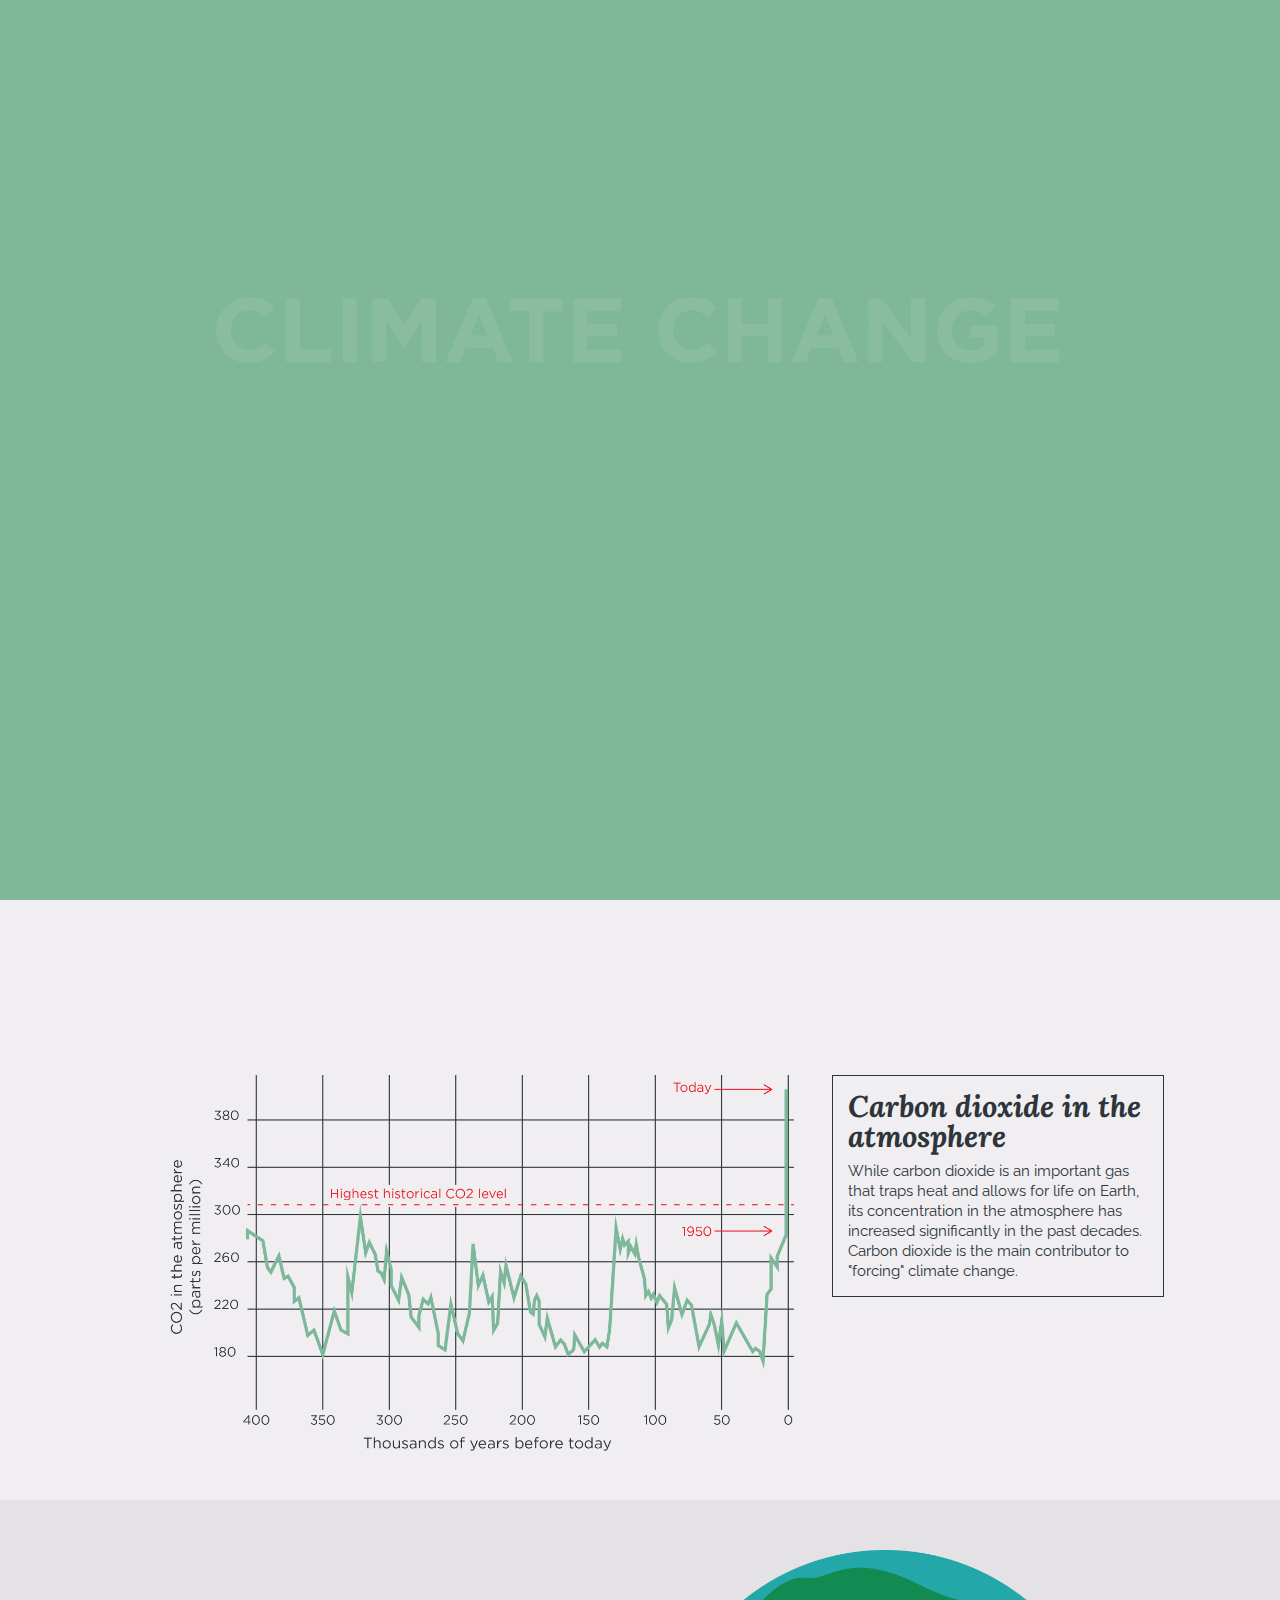
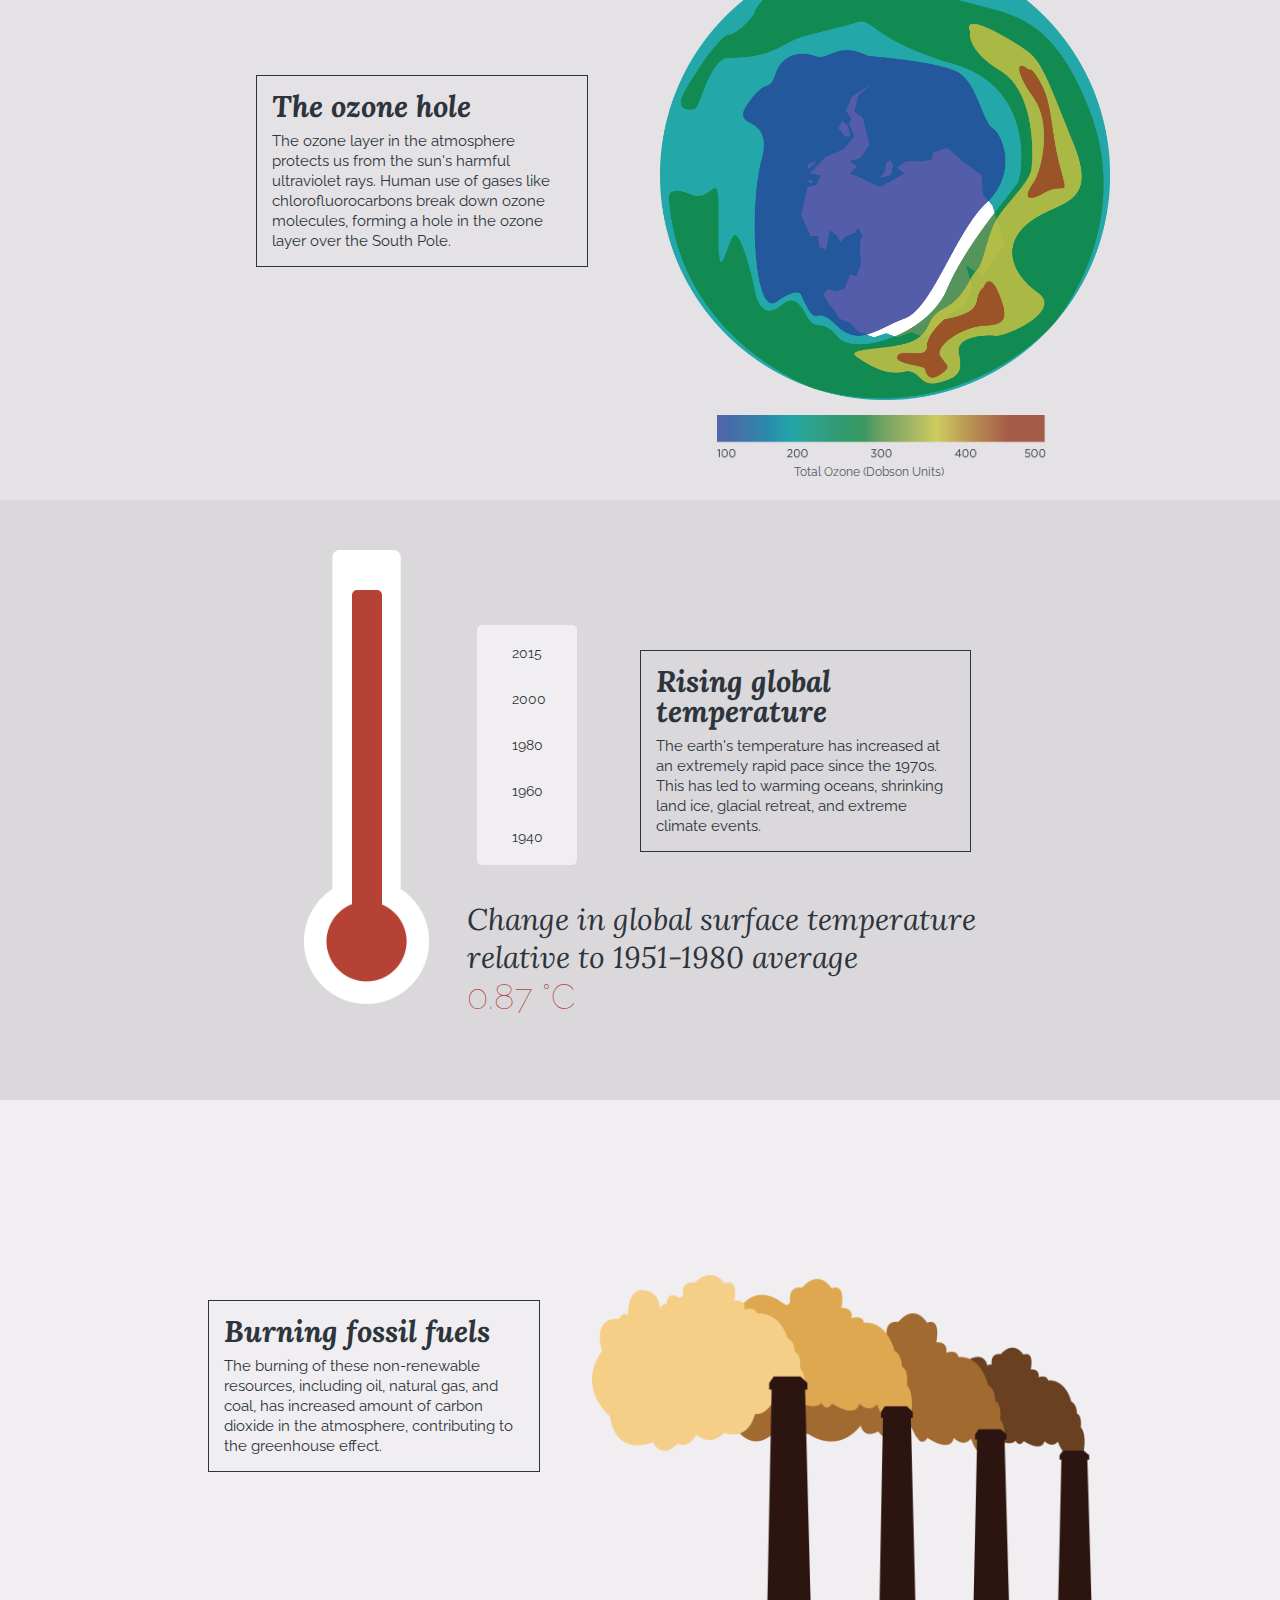
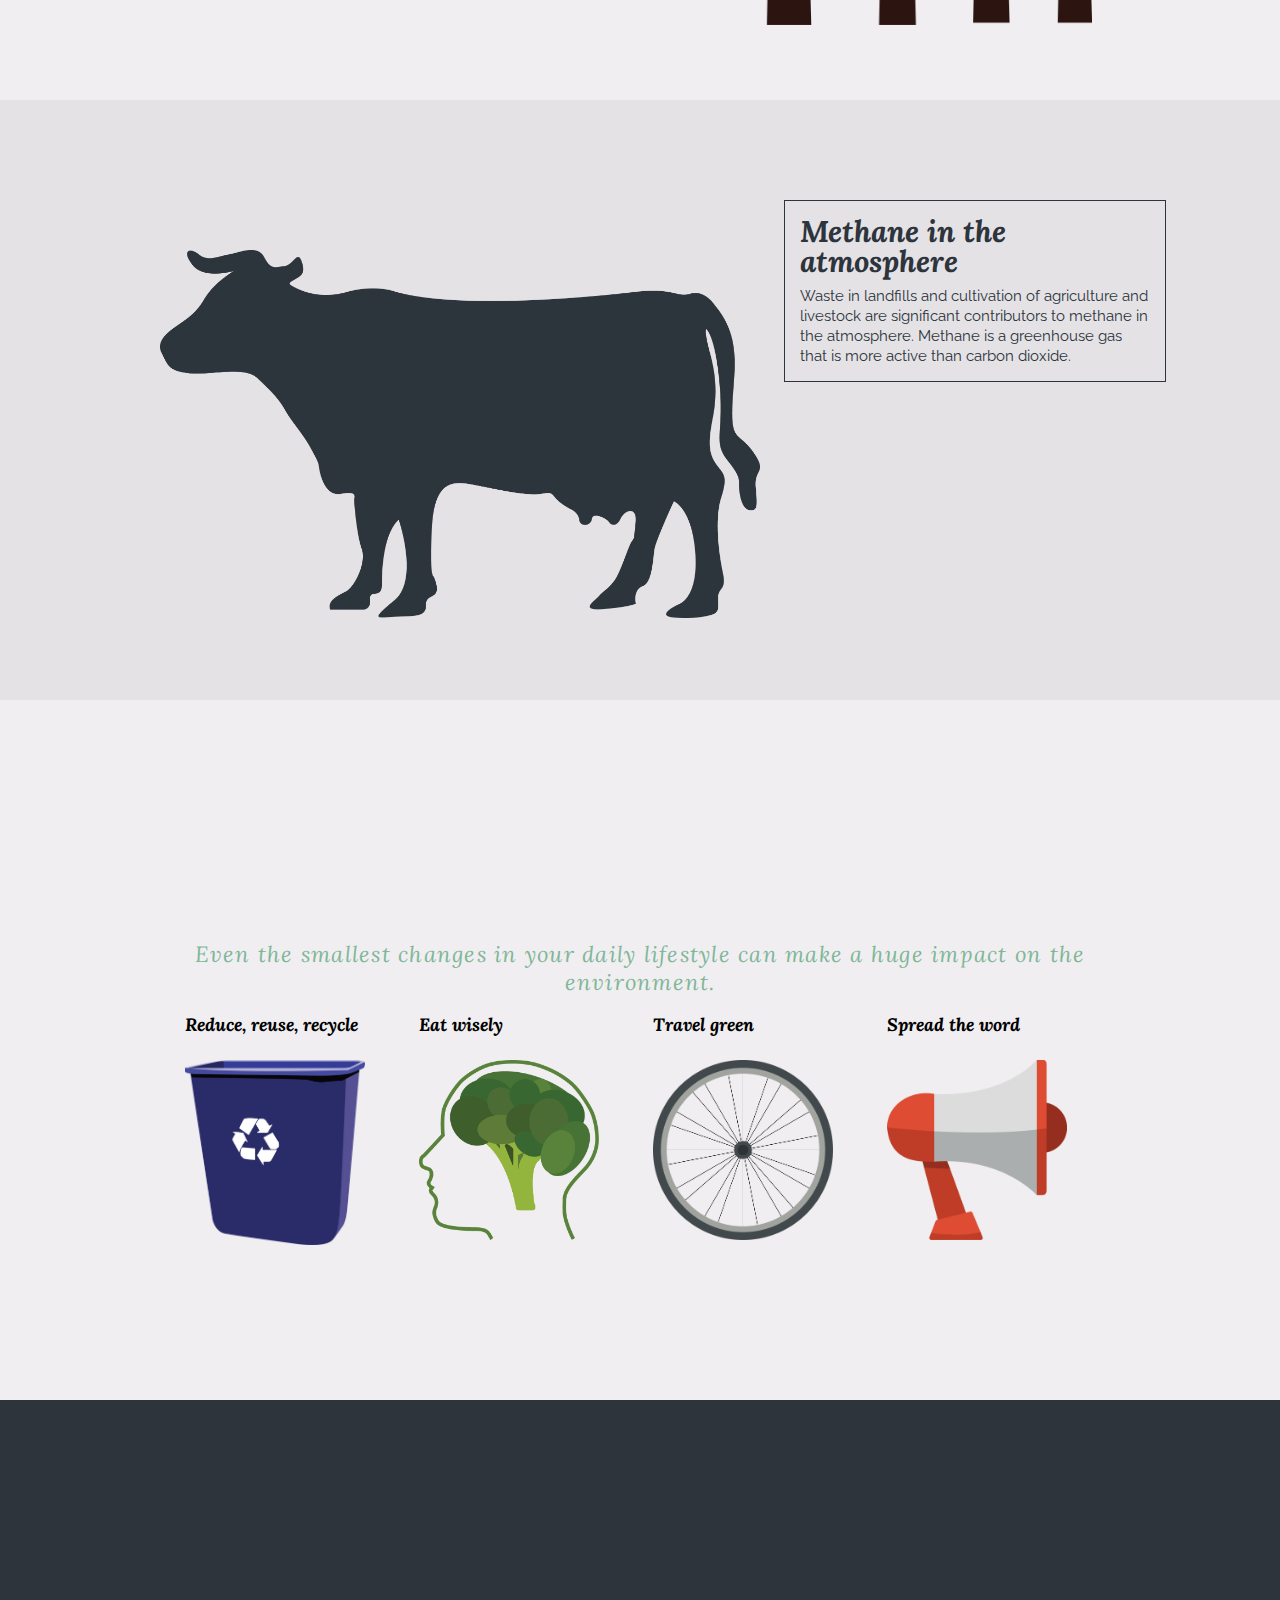
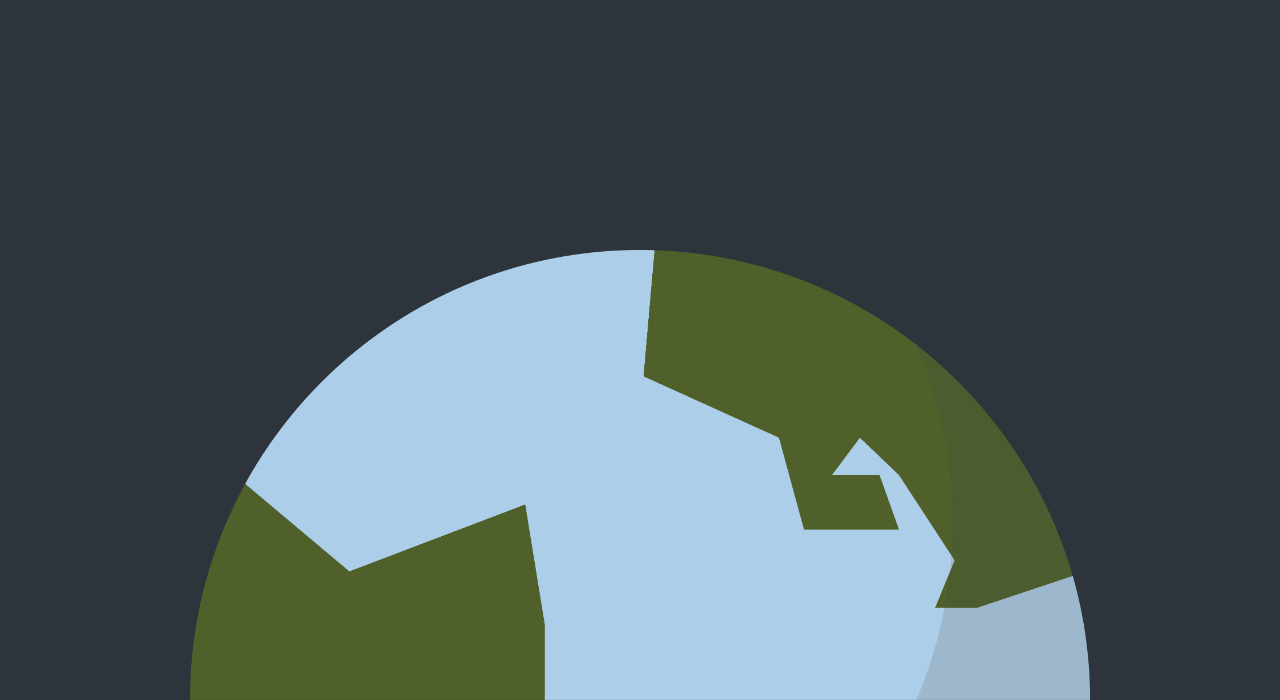
<file: index.html>
<html>
    <head>
        <title>Climate Change Awareness</title>
        <link rel="stylesheet" href="assets/css/style.css">
        <link href='https://fonts.googleapis.com/css?family=Raleway:400,800,700|Lora:400,700,400italic,700italic' rel='stylesheet' type='text/css'>
        <script src="https://code.jquery.com/jquery-2.1.4.js"></script>
        <script src="assets/js/jquery.waypoints.min.js"></script>
        <script src="assets/js/script.js"></script>
    </head>
   <body>
     <div id="title-page-container">
       <div id="title-page-content">

         <a href="index.html"><svg id="climatechange" xmlns="http://www.w3.org/2000/svg" viewBox="0 0 661.99 84.94">

           <style type="text/css">
             	.st0{fill:#F0EEF0;stroke:#2D343C;}
           </style>
             <path class="st0" d="M23.1,53.3v-0.2c0-15.9,12-29,29.2-29c10.6,0,16.9,3.5,22.1,8.6l-7.8,9c-4.3-3.9-8.7-6.3-14.3-6.3
             	c-9.4,0-16.2,7.8-16.2,17.4v0.2c0,9.6,6.6,17.6,16.2,17.6c6.4,0,10.3-2.6,14.7-6.6l7.8,7.9c-5.8,6.2-12.2,10-23,10
             	C35.3,82.1,23.1,69.4,23.1,53.3z"/>
             <path class="st0" d="M84.6,25.2h12.3V70h27.9v11.2H84.6V25.2z"/>
             <path class="st0" d="M134.7,25.2H147v56h-12.3V25.2z"/>
             <path class="st0" d="M161,25.2h13.3L189,48.9l14.7-23.7H217v56h-12.2V44.6L189,68.5h-0.3l-15.6-23.7v36.3H161V25.2z"/>
             <path class="st0" d="M249.6,24.8H261l24,56.4h-12.9L267,68.6h-23.7l-5.1,12.6h-12.6L249.6,24.8z M262.6,57.7l-7.4-18.2l-7.4,18.2
             	H262.6z"/>
             <path class="st0" d="M299.5,36.5h-17V25.2h46.4v11.4h-17v44.6h-12.3V36.5z"/>
             <path class="st0" d="M338.3,25.2h42.2v11h-30v11.4h26.4v11h-26.4v11.8h30.4v11h-42.6V25.2z"/>
             <path class="st0" d="M413.4,53.3v-0.2c0-15.9,12-29,29.2-29c10.6,0,16.9,3.5,22.1,8.6l-7.8,9c-4.3-3.9-8.7-6.3-14.3-6.3
             	c-9.4,0-16.2,7.8-16.2,17.4v0.2c0,9.6,6.6,17.6,16.2,17.6c6.4,0,10.3-2.6,14.7-6.6l7.8,7.9c-5.8,6.2-12.2,10-23,10
             	C425.6,82.1,413.4,69.4,413.4,53.3z"/>
             <path class="st0" d="M474.9,25.2h12.3v22.2h22.7V25.2h12.3v56h-12.3V58.7h-22.7v22.5h-12.3V25.2z"/>
             <path class="st0" d="M554.9,24.8h11.4l24,56.4h-12.9l-5.1-12.6h-23.7l-5.1,12.6h-12.6L554.9,24.8z M567.9,57.7l-7.4-18.2L553,57.7
             	H567.9z"/>
             <path class="st0" d="M598.9,25.2h11.4l26.2,34.5V25.2h12.2v56h-10.5l-27.1-35.6v35.6h-12.2V25.2z"/>
             <path class="st0" d="M659.6,53.3v-0.2c0-15.9,12.4-29,29.4-29c10.1,0,16.2,2.7,22,7.7l-7.8,9.4c-4.3-3.6-8.2-5.7-14.6-5.7
             	c-9,0-16.1,7.9-16.1,17.4v0.2c0,10.2,7,17.8,17,17.8c4.5,0,8.5-1.1,11.6-3.4v-8h-12.4V48.9H713v24.3c-5.8,4.9-13.7,8.9-23.9,8.9
             	C671.6,82.1,659.6,69.9,659.6,53.3z"/>
             <path class="st0" d="M724.8,25.2h42.2v11h-30v11.4h26.4v11H737v11.8h30.4v11h-42.6V25.2z"/>

           </svg>
         </a>
         <div id="climate-subtitle">a closer look at the facts.</div>
       </div>
       <div><img id="arrow-image" src="assets/img/arrow.png"></div>
     </div>

     <section class="section-container1" id="problem-container1">
       <div class="content-container">
        <div class="section-title" id="problem-title">THE PROBLEM</div>
          <div><img id="carbon-graph" src="assets/img/carbonhistorygraph.png"></div>
            <div class="blurb" id="blurb-co2">
              <div class="blurb-title">Carbon dioxide in the atmosphere</div>
              <div class="blurb-content">While carbon dioxide is an important gas
                that traps heat and allows for life on Earth, its concentration in
                the atmosphere has increased significantly in the past decades. Carbon
                dioxide is the main contributor to "forcing" climate change.
              </div>
            </div>
          <div class="transition-line" id="transition-line1"></div>
        </div>
      </section>
      <section class="section-container2" id="problem-container2">
        <div class="content-container">
          <div><img id="world-image" src="assets/img/ozone-hole.png"></div>
          <div><img id="spectrum-image" src="assets/img/spectrum.png"></div>
            <div id="spectrum-label">Total Ozone (Dobson Units)</div>
              <div class="blurb" id="blurb-ozone">
                <div class="blurb-title">The ozone hole</div>
                  <div class="blurb-content">The ozone layer in the
                    atmosphere protects us from the sun's harmful ultraviolet
                    rays. Human use of gases like chlorofluorocarbons break down
                    ozone molecules, forming a hole in the ozone layer over the
                    South Pole.
                </div>
              </div>
            <div class="transition-line" id="transition-line2"></div>
            <div class="transition-line" id="transition-line3"></div>
        </div>
      </section>
      <section class="section-container3" id="temp-container">
        <div class="content-container">
          <div><img id="thermometer-image" src="assets/img/thermometer.png"></div>
          <div id="thermometer-rectangle"></div>
            <div id="thermometer-buttons">
              <div class="temp-button" id="temp-button1">2015</div>
              <div class="temp-button" id="temp-button2">2000</div>
              <div class="temp-button" id="temp-button3">1980</div>
              <div class="temp-button" id="temp-button4">1960</div>
              <div class="temp-button" id="temp-button5">1940</div>
            </div>
              <div id="temp-number-container">
                <div id="temp-number-title">Change in global surface temperature relative to 1951-1980 average</div>
                <div class="temp-number" id="temp-number1">0.87 &deg;C</div>
              </div>
                <div class="blurb" id="blurb-temp">
                  <div class="blurb-title">Rising global temperature</div>
                    <div class="blurb-content">The earth's temperature has increased
                      at an extremely rapid pace since the 1970s. This has led to warming
                      oceans, shrinking land ice, glacial retreat, and extreme climate
                      events.
                  </div>
                </div>
              <div class="transition-line" id="transition-line4"></div>
        </div>
      </section>


      <section class="section-container1" id="causes-container1">
        <div class="content-container">
          <div class="section-title" id="causes-title">THE CAUSES</div>
            <div><img id="fossil-image" src="assets/img/burning-fossil-fuels.png"></div>
              <div class="blurb" id=blurb-fossil>
                <div class="blurb-title">Burning fossil fuels</div>
                  <div class="blurb-content">The burning of these non-renewable
                    resources, including oil, natural gas, and coal, has increased
                    amount of carbon dioxide in the atmosphere, contributing to
                    the greenhouse effect.
                  </div>
                </div>
              <div class="transition-line" id="transition-line5"></div>
            </div>
          </section>

        <section class="section-container2" id="causes-container2">
          <div class="content-container">
            <div class="blurb" id="blurb-methane">
              <div class="blurb-title">Methane in the atmosphere</div>
                  <div class="blurb-content">Waste in landfills and cultivation of
                    agriculture and livestock are significant contributors to methane
                    in the atmosphere. Methane is a greenhouse gas that is
                    more active than carbon dioxide.
                  </div>
            </div>
                  <div><img id="cow-image" src="assets/img/cow.png"></div>
                  <div id="cow-quote-container">
                    <div id="cow-quote">"Animal agriculture makes a 40% greater
                      contribution to global warming than all transportation in the
                      world combined; it is the number one cause of climate change."
                    </div>
                    <div id="cow-author">--from "Eating Animals" by Jonathan Safran Foer
                    </div>
                  </div>
                <div class="transition-line" id="transition-line6"></div>
            </div>
          </section>

        <section class="section-container1" id="difference-container">
          <div class="content-container">
            <div class="section-title" id="difference-title">HOW YOU CAN <div>MAKE A DIFFERENCE</div></div>
              <div class="section-subtitle">Even the smallest changes in your daily
                lifestyle can make a huge impact on the environment.</div>

                <div id="action-container">

                  <div class="action-box" id="action-box1">
                    <div class="action-title">Reduce, reuse, recycle</div>
                      <div><img id="recycle-image" src=assets/img/recycle.png></div>
                        <div class="action-content" id="recycle-content">Use reusable water bottles and
                          carry around stylish reusable utensils to use on the go.
                          Use reusable bags for grocery shopping and other errands.
                        </div>
                    </div>
                    <div class="action-box" id="action-box2">
                      <div class="action-title">Eat wisely</div>
                        <div><img id="broccoli-image" src=assets/img/broccolibrain.png></div>
                          <div class="action-content" id="broccoli-content">Eat organic and locally grown foods,
                            and cut down on meat consumption. Manure from livestock,
                            greenhouse gas emissions from fertilizer and pesticides, and
                            transportation of food shipments have extremely negative
                            impacts on the environment.
                          </div>
                      </div>
                    <div class="action-box" id="action-box3">
                      <div class="action-title">Travel green</div>
                        <div><img id="wheel-image" src=assets/img/wheel.png></div>
                          <div class="action-content" id="wheel-content">Walk or bike whenever possible.
                            Take public transportation, carpool, and drive fuel-efficient
                            vehicles to reduce carbon emissions from transportation.
                          </div>
                    </div>
                    <div class="action-box" id="action-box4">
                      <div class="action-title">Spread the word</div>
                        <div><img id="loudspeaker-image" src=assets/img/loudspeaker.png></div>
                          <div class="action-content" id="loudspeaker-content">Encourage your friends, family,
                            and colleagues to make green changes to their lifestyle!
                            Make plans to bike or carpool together, give reusable
                            containers as gifts, and set a good example for combatting
                            climate change!
                          </div>
                      </div>
                    </div>

                </div>
            </section>

      <section id="last-section-container">
        <div id="final-container">
          <div id="fight-climate-change">FIGHT CLIMATE CHANGE</div>
            <div id="save-earth">Save our Earth.</div>
        <div><img id="halfworld-image" src="assets/img/halfworld.png"></div>
        </div>
        <div id="citation-container">
          <div class="creds">Site produced by: Stephanie Tang</div>
          <div class="creds">Information provided by: <div>NASA's Earth Science and
          <div>Communications Team</div></div></div>
        </div>
      </section>

  </body>
</html>
</file>
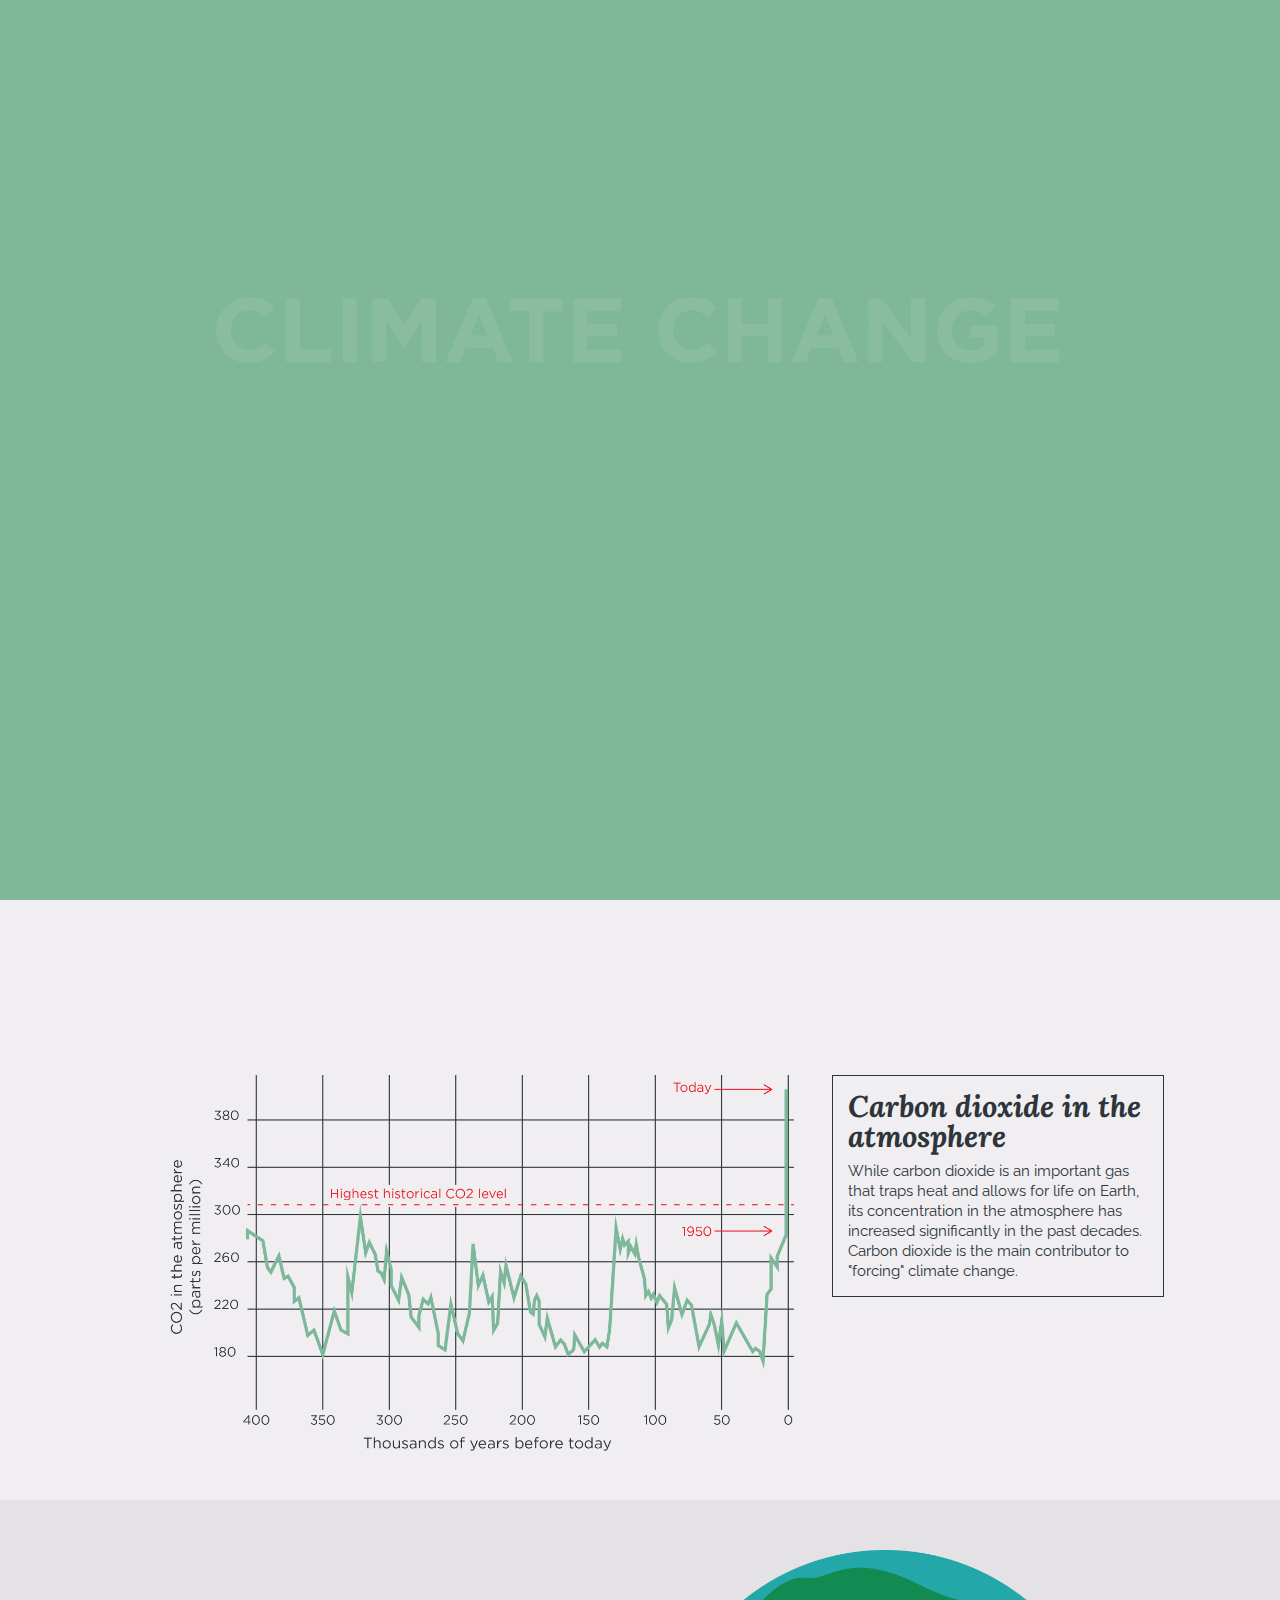
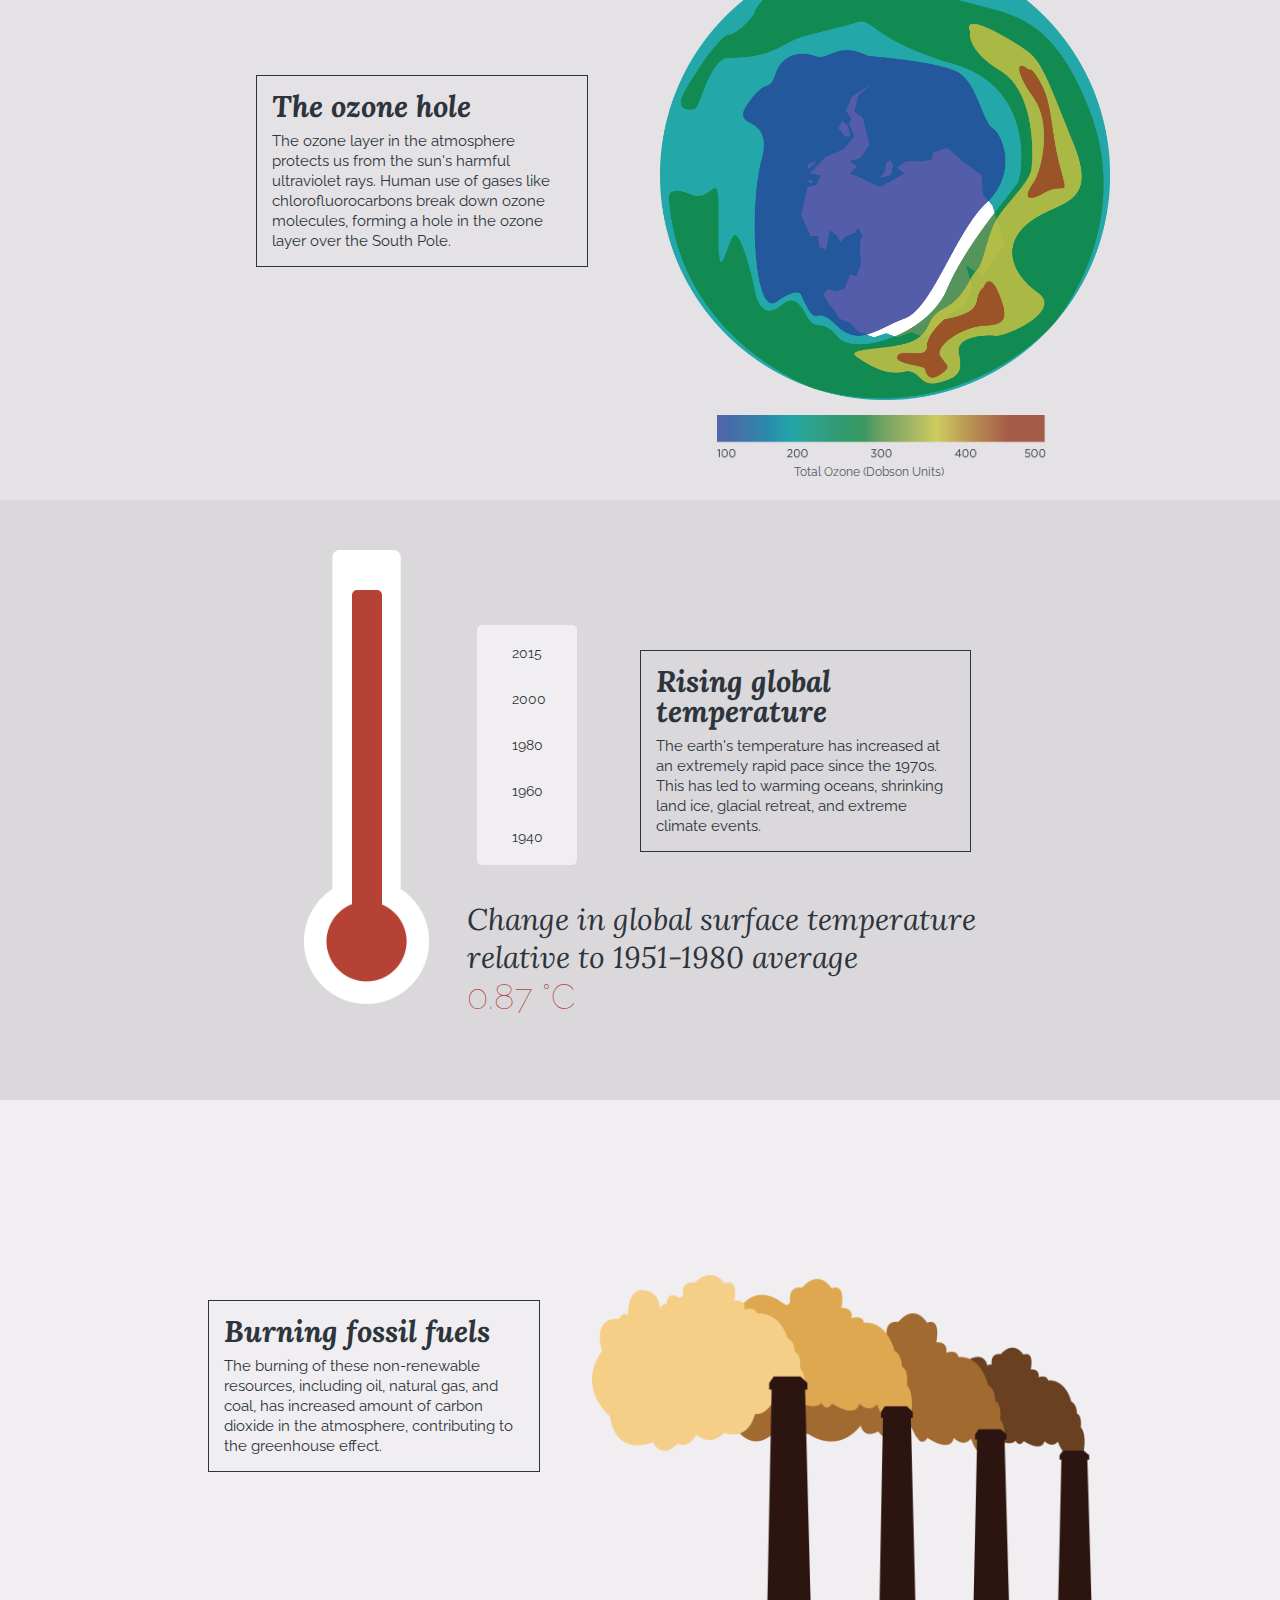
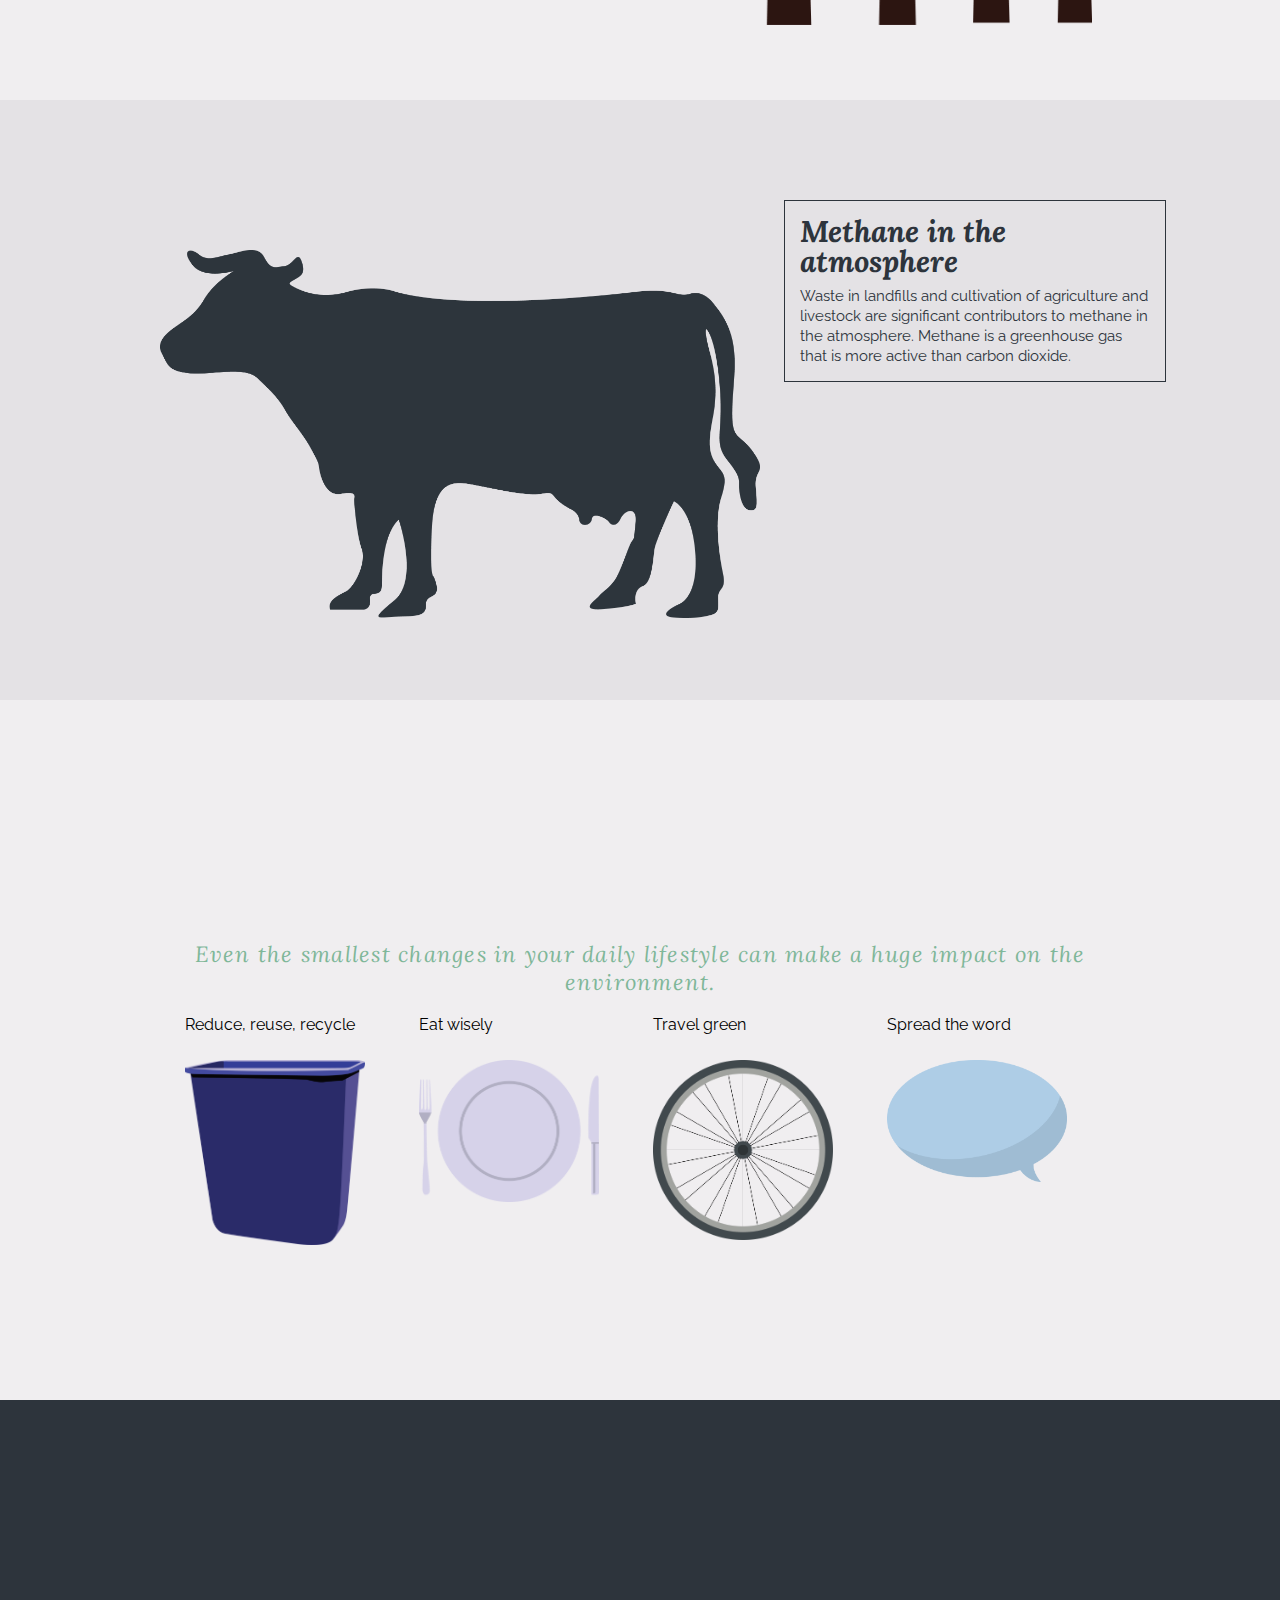
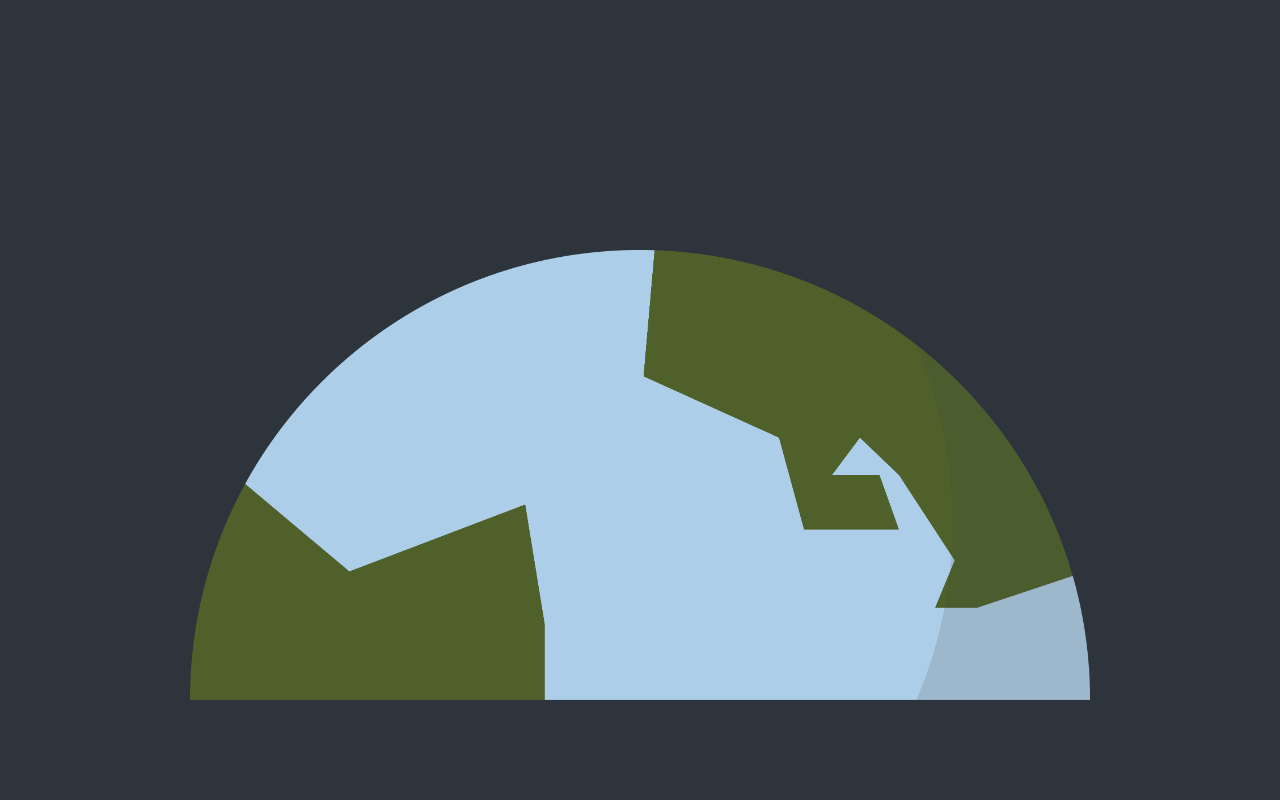
<file: WDD Final Project/index.html>
<html>
    <head>
        <title>Climate Change Awareness</title>
        <link rel="stylesheet" href="assets/css/style.css">
        <link href='https://fonts.googleapis.com/css?family=Raleway:400,800,700|Lora:400,700,400italic,700italic' rel='stylesheet' type='text/css'>
        <script src="https://code.jquery.com/jquery-2.1.4.js"></script>
        <script src="assets/js/jquery.waypoints.min.js"></script>
        <script src="assets/js/script.js"></script>
    </head>
   <body>
     <div id="title-page-container">
       <div id="title-page-content">

         <a href="index.html"><svg id="climatechange" xmlns="http://www.w3.org/2000/svg" viewBox="0 0 661.99 84.94">

           <style type="text/css">
             	.st0{fill:#F0EEF0;stroke:#2D343C;}
           </style>
             <path class="st0" d="M23.1,53.3v-0.2c0-15.9,12-29,29.2-29c10.6,0,16.9,3.5,22.1,8.6l-7.8,9c-4.3-3.9-8.7-6.3-14.3-6.3
             	c-9.4,0-16.2,7.8-16.2,17.4v0.2c0,9.6,6.6,17.6,16.2,17.6c6.4,0,10.3-2.6,14.7-6.6l7.8,7.9c-5.8,6.2-12.2,10-23,10
             	C35.3,82.1,23.1,69.4,23.1,53.3z"/>
             <path class="st0" d="M84.6,25.2h12.3V70h27.9v11.2H84.6V25.2z"/>
             <path class="st0" d="M134.7,25.2H147v56h-12.3V25.2z"/>
             <path class="st0" d="M161,25.2h13.3L189,48.9l14.7-23.7H217v56h-12.2V44.6L189,68.5h-0.3l-15.6-23.7v36.3H161V25.2z"/>
             <path class="st0" d="M249.6,24.8H261l24,56.4h-12.9L267,68.6h-23.7l-5.1,12.6h-12.6L249.6,24.8z M262.6,57.7l-7.4-18.2l-7.4,18.2
             	H262.6z"/>
             <path class="st0" d="M299.5,36.5h-17V25.2h46.4v11.4h-17v44.6h-12.3V36.5z"/>
             <path class="st0" d="M338.3,25.2h42.2v11h-30v11.4h26.4v11h-26.4v11.8h30.4v11h-42.6V25.2z"/>
             <path class="st0" d="M413.4,53.3v-0.2c0-15.9,12-29,29.2-29c10.6,0,16.9,3.5,22.1,8.6l-7.8,9c-4.3-3.9-8.7-6.3-14.3-6.3
             	c-9.4,0-16.2,7.8-16.2,17.4v0.2c0,9.6,6.6,17.6,16.2,17.6c6.4,0,10.3-2.6,14.7-6.6l7.8,7.9c-5.8,6.2-12.2,10-23,10
             	C425.6,82.1,413.4,69.4,413.4,53.3z"/>
             <path class="st0" d="M474.9,25.2h12.3v22.2h22.7V25.2h12.3v56h-12.3V58.7h-22.7v22.5h-12.3V25.2z"/>
             <path class="st0" d="M554.9,24.8h11.4l24,56.4h-12.9l-5.1-12.6h-23.7l-5.1,12.6h-12.6L554.9,24.8z M567.9,57.7l-7.4-18.2L553,57.7
             	H567.9z"/>
             <path class="st0" d="M598.9,25.2h11.4l26.2,34.5V25.2h12.2v56h-10.5l-27.1-35.6v35.6h-12.2V25.2z"/>
             <path class="st0" d="M659.6,53.3v-0.2c0-15.9,12.4-29,29.4-29c10.1,0,16.2,2.7,22,7.7l-7.8,9.4c-4.3-3.6-8.2-5.7-14.6-5.7
             	c-9,0-16.1,7.9-16.1,17.4v0.2c0,10.2,7,17.8,17,17.8c4.5,0,8.5-1.1,11.6-3.4v-8h-12.4V48.9H713v24.3c-5.8,4.9-13.7,8.9-23.9,8.9
             	C671.6,82.1,659.6,69.9,659.6,53.3z"/>
             <path class="st0" d="M724.8,25.2h42.2v11h-30v11.4h26.4v11H737v11.8h30.4v11h-42.6V25.2z"/>

           </svg>
         </a>
         <div id="climate-subtitle">a closer look at the facts.</div>
       </div>
       <div><img id="arrow-image" src="assets/img/arrow.png"></div>
     </div>

     <section class="section-container1" id="problem-container1">
       <div class="content-container">
        <div class="section-title" id="problem-title">THE PROBLEM</div>
          <div><img id="carbon-graph" src="assets/img/carbonhistorygraph.png"></div>
            <div class="blurb" id="blurb-co2">
              <div class="blurb-title">Carbon dioxide in the atmosphere</div>
              <div class="blurb-content">While carbon dioxide is an important gas
                that traps heat and allows for life on Earth, its concentration in
                the atmosphere has increased significantly in the past decades. Carbon
                dioxide is the main contributor to "forcing" climate change.
              </div>
            </div>
          <div class="transition-line" id="transition-line1"></div>
        </div>
      </section>
      <section class="section-container2" id="problem-container2">
        <div class="content-container">
          <div><img id="world-image" src="assets/img/ozone-hole.png"></div>
          <div><img id="spectrum-image" src="assets/img/spectrum.png"></div>
            <div id="spectrum-label">Total Ozone (Dobson Units)</div>
              <div class="blurb" id="blurb-ozone">
                <div class="blurb-title">The ozone hole</div>
                  <div class="blurb-content">The ozone layer in the
                    atmosphere protects us from the sun's harmful ultraviolet
                    rays. Human use of gases like chlorofluorocarbons break down
                    ozone molecules, forming a hole in the ozone layer over the
                    South Pole.
                </div>
              </div>
            <div class="transition-line" id="transition-line2"></div>
            <div class="transition-line" id="transition-line3"></div>
        </div>
      </section>
      <section class="section-container3" id="temp-container">
        <div class="content-container">
          <div><img id="thermometer-image" src="assets/img/thermometer.png"></div>
          <div id="thermometer-rectangle"></div>
            <div id="thermometer-buttons">
              <div class="temp-button" id="temp-button1">2015</div>
              <div class="temp-button" id="temp-button2">2000</div>
              <div class="temp-button" id="temp-button3">1980</div>
              <div class="temp-button" id="temp-button4">1960</div>
              <div class="temp-button" id="temp-button5">1940</div>
            </div>
              <div id="temp-number-container">
                <div id="temp-number-title">Change in global surface temperature relative to 1951-1980 average</div>
                <div class="temp-number" id="temp-number1">0.87 &deg;C</div>
              </div>
                <div class="blurb" id="blurb-temp">
                  <div class="blurb-title">Rising global temperature</div>
                    <div class="blurb-content">The earth's temperature has increased
                      at an extremely rapid pace since the 1970s. This has led to warming
                      oceans, shrinking land ice, glacial retreat, and extreme climate
                      events.
                  </div>
                </div>
              <div class="transition-line" id="transition-line4"></div>
        </div>
      </section>


      <section class="section-container1" id="causes-container1">
        <div class="content-container">
          <div class="section-title" id="causes-title">THE CAUSES</div>
            <div><img id="fossil-image" src="assets/img/burning-fossil-fuels.png"></div>
              <div class="blurb" id=blurb-fossil>
                <div class="blurb-title">Burning fossil fuels</div>
                  <div class="blurb-content">The burning of these non-renewable
                    resources, including oil, natural gas, and coal, has increased
                    amount of carbon dioxide in the atmosphere, contributing to
                    the greenhouse effect.
                  </div>
                </div>
              <div class="transition-line" id="transition-line5"></div>
            </div>
          </section>

        <section class="section-container2" id="causes-container2">
          <div class="content-container">
            <div class="blurb" id="blurb-methane">
              <div class="blurb-title">Methane in the atmosphere</div>
                  <div class="blurb-content">Waste in landfills and cultivation of
                    agriculture and livestock are significant contributors to methane
                    in the atmosphere. Methane is a greenhouse gas that is
                    more active than carbon dioxide.
                  </div>
            </div>
                  <div><img id="cow-image" src="assets/img/cow.png"></div>
                  <div id="cow-quote-container">
                    <div id="cow-quote">"Animal agriculture makes a 40% greater
                      contribution to global warming than all transportation in the
                      world combined; it is the number one cause of climate change."
                    </div>
                    <div id="cow-author">--from "Eating Animals" by Jonathan Safran Foer
                    </div>
                  </div>
                <div class="transition-line" id="transition-line6"></div>
            </div>
          </section>

        <section class="section-container1" id="difference-container">
          <div class="content-container">
            <div class="section-title" id="difference-title">HOW YOU CAN <div>MAKE A DIFFERENCE</div></div>
              <div class="section-subtitle">Even the smallest changes in your daily
                lifestyle can make a huge impact on the environment.</div>

                <div id="action-container">

                  <div class="action-box" id="action-box1">
                    <div class="action-title">Reduce, reuse, recycle</div>
                      <div><img id="recycle-image" src=assets/img/recycle.png></div>
                        <div class="action-content" id="recycle-content">Use reusable water bottles and
                          carry around stylish reusable utensils to use on the go.
                          Use reusable bags for grocery shopping and other errands.
                        </div>
                    </div>
                    <div class="action-box" id="action-box2">
                      <div class="action-title">Eat wisely</div>
                        <div><img id="plate-image" src=assets/img/plate.png></div>
                          <div class="action-content" id="plate-content">Eat organic and locally grown foods,
                            and cut down on meat consumption. Manure from livestock,
                            greenhouse gas emissions from fertilizer and pesticides, and
                            transportation of food shipments have extremely negative
                            impacts on the environment.
                          </div>
                      </div>
                    <div class="action-box" id="action-box3">
                      <div class="action-title">Travel green</div>
                        <div><img id="wheel-image" src=assets/img/wheel.png></div>
                          <div class="action-content" id="wheel-content">Walk or bike whenever possible.
                            Take public transportation, carpool, and drive fuel-efficient
                            vehicles to reduce carbon emissions from transportation.
                          </div>
                    </div>
                    <div class="action-box" id="action-box4">
                      <div class="action-title">Spread the word</div>
                        <div><img id="speech-image" src=assets/img/speech.png></div>
                          <div class="action-content" id="speech-content">Encourage your friends, family,
                            and colleagues to make green changes to their lifestyle!
                            Make plans to bike or carpool together, give reusable
                            containers as gifts, and set a good example for combatting
                            climate change!
                          </div>
                      </div>
                    </div>

                </div>
            </section>

      <section id="last-section-container">
        <div id="final-container">
          <div id="fight-climate-change">FIGHT CLIMATE CHANGE</div>
            <div id="save-earth">Save our Earth.</div>
        </div>
        <div><img id="halfworld-image" src="assets/img/halfworld.png"></div>
        <div id="citation-container">
          <div class="creds">Site produced by: Stephanie Tang</div>
          <div class="creds">Information provided by: <div>NASA's Earth Science and
          <div>Communications Team</div></div></div>
        </div>
      </section>

  </body>
</html>
</file>
<file: assets/css/style.css>
body, html {
  margin: 0 auto;
  width: 100%;
  height: 100%;
  min-width: 960px;
  font-family: "Raleway", "Lora", sans-serif, serif;
}

a {
  text-decoration: none;
}

/* this is for the CLIMATE CHANGE title page */
path {
	stroke-dasharray: 500;
	stroke-dashoffset: 500;
	animation: dash 5s ease-in-out forwards;
  -webkit-animation: dash 5s ease-in-out forwards;
  -moz-animation: dash 5s ease-in-out forwards;
  -ms-animation: dash 5s ease-in-out forwards;
  animation-delay: 1s;
  -webkit-animation-delay: 1s;
  -moz-animation-delay: 1s;
  -ms-animation-delay: 1s;
  opacity: 0.1;
}

@keyframes dash {
	to {
		stroke-dashoffset: 0;
		opacity: 1;
	}
}

@keyframes fadein {
	50% {
		opacity: 1;
	}
  95% {
    opacity: 1;
  }
  100% {
    opacity: 0;
  }
}

@keyframes fadeenter {
  to {
    opacity: 1;
  }
}

/* #intro-container for page should fade in, timed transitions */

.climate-title {
  color: #f0eef0;
  font-size: 30px;
  text-align: center;
  font-weight: 500;
  letter-spacing: 5px;
  opacity: 0;
  animation: fadein 9s forwards;
  -webkit-animation: fadein 9s forwards;
  -moz-animation: fadein 9s forwards;
  -ms-animation: fadein 9s forwards;
  animation-delay: 0.75s;
  -webkit-animation-delay: 0.75s;
  -moz-animation-delay: 0.75s;
  -ms-animation-delay: 0.75s;
}

.climate-statement {
  color: #f0eef0;
  font-size: 25px;
  font-style: italic;
  font-weight: 100;
  line-height: 30px;
  text-align: center;
  font-family: 'Lora', serif;
  letter-spacing: 1.75px;
}

/* The actual page starts here */

#title-page-container {
  width: 100%;
  height: 100%;
  background-color: #7fb799;
  z-index: -1;
  position: relative;
}

#climatechange {
	width: 750px;
	overflow: visible;
	position: absolute;
	left: 50%;
	top: 30%;
	transform: translateX(-60%);
  -webkit-transform: translateX(-60%);
  -moz-transform: translateX(-60%);
  -ms-transform: translateX(-60%);
}

#climate-subtitle {
  font-family: 'Lora', serif;
  font-style: italic;
  font-size: 40px;
  color: #2d343c;
  text-align: center;
  padding: 25px;
  opacity: 0;
  animation: fadeenter 3s forwards;
  -webkit-animation: fadeenter 3s forwards;
  -moz-animation: fadeenter 3s forwards;
  -ms-animation: fadeenter 3s forwards;
  animation-delay: 4s;
  -webkit-animation-delay: 4s;
  -moz-animation-delay: 4s;
  -ms-animation-delay: 4s;
  position: absolute;
  top: 45%;
  left: 50%;
  transform: translateX(-50%);
  -webkit-transform: translateX(-50%);
  -moz-transform: translateX(-50%);
  -ms-transform: translateX(-50%);
}

#arrow-image {
  width: 50px;
  padding: 20px;
  position: absolute;
  left: 50%;
  transform: translateX(-50%);
  -webkit-transform: translateX(-50%);
  -moz-transform: translateX(-50%);
  -ms-transform: translateX(-50%);
  top: 90%;
  opacity: 0;
  animation: fadeenter 2s forwards;
  -webkit-animation: fadeenter 2s forwards;
  -moz-animation: fadeenter 2s forwards;
  -ms-animation: fadeenter 2s forwards;
  animation-delay: 5s;
  -webkit-animation-delay: 5s;
  -moz-animation-delay: 5s;
  -ms-animation-delay: 5s;
}

.section-container1 {
  width: 100%;
  height: 600px;
  background-color: #f0eef0;
  position: relative;
}

.section-container2 {
  width: 100%;
  height: 600px;
  background-color: #e4e2e5;
  position: relative;
}

.section-container3 {
  width: 100%;
  height: 600px;
  background-color: #dad8db;
  position: relative;
}

.content-container {
  width: 960px;
  height: 500px;
  margin: 0 auto;
  position: relative;
  top: 50%;
  transform: translateY(-50%);
  -webkit-transform: translateY(-50%);
  -moz-transform: translateY(-50%);
  -ms-transform: translateY(-50%);
}

.section-title {
  font-size: 80px;
  font-family: "Raleway", sans-serif;
  font-weight: 800;
  margin: 0 auto;
  color: #2d343c;
  text-align: center;
}

.blurb {
  display: inline-block;
  border-color: #2d343c;
  border-width: 1.5px;
  border-style: solid;
  position: absolute;
  vertical-align: top;
  padding: 15px;
}

.blurb-title {
  font-family: 'Lora', serif;
  font-style: italic;
  font-size: 30px;
  color: #2d343c;
  font-weight: 700;
  line-height: 30px;
  padding-bottom: 10px;
}

.blurb-content {
  color: #2d343c;
  line-height: 20px;
  font-size: 15px;
}

/* The Problem */

#problem-title {
  display: none;
}

#causes-title {
  display: none;
}

#blurb-co2 {
  top: 25%;
  left: 70%;
  width: 300px;
}

#carbon-graph {
  width: 625;
  position: absolute;
  left: 9;
  top: 25%;
}

#blurb-ozone {
  top: 25%;
  left: 10%;
  width: 300px;
}

#world-image {
  width: 450px;
  left: 500px;
  position: absolute;
}

#spectrum-image {
  height: 45px;
  position: absolute;
  left: 58%;
  top: 93%;
}

#spectrum-label {
  font-family: "Raleway", sans-serif;
  font-size: 12px;
  color:#2d343c;
  position: absolute;
  top: 103%;
  left: 66%;
  opacity: 0.8;
}

#thermometer-image {
  width: 125px;
  position: absolute;
  left: 15%;
}

#thermometer-rectangle {
  width: 30px;
  height: 350px;
  background-color: #b54234;
  border-radius: 5px;
  position: absolute;
  left: 20%;
  top: 8%;
  transition-duration: 1.5s;
  -webkit-transition-duration: 1.5s;
  -moz-transition-duration: 1.5s;
  -ms-transition-duration: 1.5s;
}

#thermometer-buttons {
  width: 100px;
  background-color: #f0eef0;
  position: absolute;
  left: 33%;
  top: 15%;
  border-radius: 5px;
  z-index: 18;
}

.temp-button {
  background-color: #f0eef0;
  border: none;
  margin: 10px 10px 5px 10px;
  color: #2d343c;
  font-size: 14px;
  padding: 10px 25px 10px 25px;
  max-width: 80px;
  font-family: "Raleway", sans-serif;
  text-align: center;
  border-radius: 3px;
  z-index: 19;
}

#temp-button5 {
  margin-bottom: 10px;
}

#temp-number-container {
  width: 600px;
  position: absolute;
  top: 70%;
  left: 32%;
}

#temp-number-title {
  font-family: 'Lora', serif;
  font-size: 30px;
  color: #2d343c;
  font-style: italic;
  font-weight: 400;
}

.temp-number {
  color: #b54234;
  font-family: "Raleway", sans-serif;
  font-size: 35px;
  font-weight: 100;
}

#blurb-temp {
  width: 299px;
  left: 50%;
  top: 20%;
}

/* The Causes */

#fossil-image {
  width: 500px;
  height: 350px;
  position: absolute;
  left: 45%;
  top: 25%;
}

#blurb-fossil {
  z-index: 5;
  top: 30%;
  left: 5%;
  width: 300px;
  background: #f0eef0;
}

#blurb-methane {
  width: 350px;
  left: 65%;
  top: 10%;
}

#cow-image {
  width: 600px;
  position: absolute;
  top: 20%;
}

#cow-quote-container {
  position: absolute;
  width: 375px;
  top: 38%;
  left: 17%;
  display: none;
}

#cow-quote {
  font-family: "Raleway", sans-serif;
  color: #f0eef0;
  z-index: 8;
  font-size: 14px;
  line-height: 22px;
}

#cow-author {
  font-family: "Raleway", sans-serif;
  color: #f0eef0;
  opacity: 0.75;
  font-size: 12px;
  padding-top: 10px;
  position: absolute;
  left: 10%;
}

/* Make a Difference */

#difference-title {
  display: none;
  top: -11%;
  position: relative;
}

.section-subtitle {
  font-family: 'Lora', serif;
  font-size: 22px;
  font-weight: 100;
  font-style: italic;
  letter-spacing: 1.25px;
  color: #7fb799;
  position: absolute;
  left: 50%;
  transform: translateX(-50%);
  -webkit-transform: translateX(-50%);
  -moz-transform: translateX(-50%);
  -ms-transform: translateX(-50%);
  width: 100%;
  text-align: center;
  top: 25%;
  padding: 15px;
}

#action-container {
  position: absolute;
  left: 51%;
  transform: translateX(-50%);
  -webkit-transform: translateX(-50%);
  -moz-transform: translateX(-50%);
  -ms-transform: translateX(-50%);
  width: 100%;
  top: 39%;
}

.action-box {
  width: 200px;
  height: 280px;
  display: inline-block;
  margin: 5px;
  padding: 10px;
  vertical-align: top;
  overflow: hidden;
  position: relative;
}

.action-title {
  font-family: "Lora", sans-serif;
  font-weight: 700;
  line-height: 30px;
  font-style: italic;
  font-size: 18px;
}

#recycle-image {
  width: 180px;
  position: absolute;
  top: 20%;
  bottom: none;
}

#broccoli-image {
  width: 180px;
  position: absolute;
  top: 20%;
}

#wheel-image {
  width: 180px;
  position: absolute;
  top: 20%;
}

#loudspeaker-image {
  width: 180px;
  position: absolute;
  top: 20%;
}

#recycle-content {
  display: none;
}

#broccoli-content {
  display: none;
}

#wheel-content {
  display: none;
}

#loudspeaker-content {
  display: none;
}

.action-content {
  font-family: "Raleway", sans-serif;
  font-size: 14px;
  line-height: 22px;
}

#difference-container {
  height: 700px;
}

#last-section-container {
  background-color: #2d343c;
  width: 100%;
  height: 100%;
  /* position: relative; */
  /* padding-top: 100px; */
  /* overflow: hidden; */
  text-align: center;
}

#final-container {
  margin: 0 auto;
  width: 900;
  height: 100%;
  position: relative;
  top: 50%;
  /* display: block; */
  bottom: 0;
  /* align-items: center; */
  /* vertical-align: middle; */
  /* left: 50%; */
  transform: translateY(-50%);
  /* -webkit-transform: translateY(-50%); */
  -moz-transform: translateY(-50%);
  -ms-transform: translateY(-50%);
}

#fight-climate-change {
  color: #f0eef0;
  font-size: 30px;
  text-align: center;
  font-weight: 700;
  letter-spacing: 5px;
  padding-top: 100px;
  /* position: absolute; */
  /* margin: 0 auto; */
  display: none;
  font-family: "Raleway", sans-serif;
}

#save-earth {
  color: #f0eef0;
  font-size: 20px;
  font-style: italic;
  font-weight: 200;
  line-height: 30px;
  text-align: center;
  font-family: 'Lora', serif;
  letter-spacing: 1.75px;
  display: none;
}

#halfworld-image {
  width: 900px;
  /* margin: 0 auto; */
  position: absolute;
  bottom: 0;
  display: table;
  margin: auto;
  /* text-align: center; */
  /* transform: translateY(-150px); */
  /* -webkit-transform: translateY(-150px); */
  -moz-transform: translateY(-150px);
  -ms-transform: translateY(-150px);
}

#citation-container {
  width: 100%;
  height: 50px;
  opacity: 0.2;
  z-index: 15;
  position: relative;
  bottom: 0;
  transform: translateY(-50px);
  display: none;
  right: 0;
  /* vertical-align: bottom; */
  /* padding-right: 5px; */
  /* margin: 0px 5px 0px 0px; */
}

.creds {
  font-family: "Raleway", sans-serif;
  color: white;
  font-size: 10px;
  text-align: right;
  padding-right: 5px;
  /* padding-bottom: 0px; */
}

/* transition lines */
.transition-line {
  width: 2px;
  background-color: #7fb799;
  display: none;
  position: absolute;
}

#transition-line1 {
  height: 61%;
  left: 87%;
  top: 69.35%;
}

#transition-line2 {
  height: 35%;
  left: 27%;
  top: -10%;
}

#transition-line3 {
  height: 47%;
  left: 27%;
  top: 63.35%;
}

#transition-line4 {
  height: 30%;
  left: 67%;
  top: -10%;
}

#transition-line5 {
  height: 46%;
  left: 22%;
  top: 64%;
}

#transition-line6 {
  height: 20%;
  left: 85%;
  top: -10%;
}


/* jquery classes */
.button-active {
  background-color: #bcc732;
}

.button-hover {
  background-color: #b4cba7;
}
</file>
<file: WDD Final Project/assets/css/style.css>
body, html {
  margin: 0 auto;
  width: 100%;
  height: 100%;
  min-width: 960px;
  font-family: "Raleway", "Lora", sans-serif, serif;
}

a {
  text-decoration: none;
}

/* this is for the CLIMATE CHANGE title page */
path {
	stroke-dasharray: 500;
	stroke-dashoffset: 500;
	animation: dash 5s ease-in-out forwards;
  -webkit-animation: dash 5s ease-in-out forwards;
  -moz-animation: dash 5s ease-in-out forwards;
  -ms-animation: dash 5s ease-in-out forwards;
  animation-delay: 1s;
  -webkit-animation-delay: 1s;
  -moz-animation-delay: 1s;
  -ms-animation-delay: 1s;
  opacity: 0.1;
}

@keyframes dash {
	to {
		stroke-dashoffset: 0;
		opacity: 1;
	}
}

@keyframes fadein {
	50% {
		opacity: 1;
	}
  95% {
    opacity: 1;
  }
  100% {
    opacity: 0;
  }
}

@keyframes fadeenter {
  to {
    opacity: 1;
  }
}

/* #intro-container for page should fade in, timed transitions */

.climate-title {
  color: #f0eef0;
  font-size: 30px;
  text-align: center;
  font-weight: 500;
  letter-spacing: 5px;
  opacity: 0;
  animation: fadein 9s forwards;
  -webkit-animation: fadein 9s forwards;
  -moz-animation: fadein 9s forwards;
  -ms-animation: fadein 9s forwards;
  animation-delay: 0.75s;
  -webkit-animation-delay: 0.75s;
  -moz-animation-delay: 0.75s;
  -ms-animation-delay: 0.75s;
}

.climate-statement {
  color: #f0eef0;
  font-size: 25px;
  font-style: italic;
  font-weight: 100;
  line-height: 30px;
  text-align: center;
  font-family: 'Lora', serif;
  letter-spacing: 1.75px;
}

/* The actual page starts here */

#title-page-container {
  width: 100%;
  height: 100%;
  background-color: #7fb799;
  z-index: -1;
  position: relative;
}

#climatechange {
	width: 750px;
	overflow: visible;
	position: absolute;
	left: 50%;
	top: 30%;
	transform: translateX(-60%);
  -webkit-transform: translateX(-60%);
  -moz-transform: translateX(-60%);
  -ms-transform: translateX(-60%);
}

#climate-subtitle {
  font-family: 'Lora', serif;
  font-style: italic;
  font-size: 40px;
  color: #2d343c;
  text-align: center;
  padding: 25px;
  opacity: 0;
  animation: fadeenter 3s forwards;
  -webkit-animation: fadeenter 3s forwards;
  -moz-animation: fadeenter 3s forwards;
  -ms-animation: fadeenter 3s forwards;
  animation-delay: 4s;
  -webkit-animation-delay: 4s;
  -moz-animation-delay: 4s;
  -ms-animation-delay: 4s;
  position: absolute;
  top: 45%;
  left: 50%;
  transform: translateX(-50%);
  -webkit-transform: translateX(-50%);
  -moz-transform: translateX(-50%);
  -ms-transform: translateX(-50%);
}

#arrow-image {
  width: 50px;
  padding: 20px;
  position: absolute;
  left: 50%;
  transform: translateX(-50%);
  -webkit-transform: translateX(-50%);
  -moz-transform: translateX(-50%);
  -ms-transform: translateX(-50%);
  top: 90%;
  opacity: 0;
  animation: fadeenter 2s forwards;
  -webkit-animation: fadeenter 2s forwards;
  -moz-animation: fadeenter 2s forwards;
  -ms-animation: fadeenter 2s forwards;
  animation-delay: 5s;
  -webkit-animation-delay: 5s;
  -moz-animation-delay: 5s;
  -ms-animation-delay: 5s;
}

.section-container1 {
  width: 100%;
  height: 600px;
  background-color: #f0eef0;
  position: relative;
}

.section-container2 {
  width: 100%;
  height: 600px;
  background-color: #e4e2e5;
  position: relative;
}

.section-container3 {
  width: 100%;
  height: 600px;
  background-color: #dad8db;
  position: relative;
}

.content-container {
  width: 960px;
  height: 500px;
  margin: 0 auto;
  position: relative;
  top: 50%;
  transform: translateY(-50%);
  -webkit-transform: translateY(-50%);
  -moz-transform: translateY(-50%);
  -ms-transform: translateY(-50%);
}

.section-title {
  font-size: 80px;
  font-family: "Raleway", sans-serif;
  font-weight: 800;
  margin: 0 auto;
  color: #2d343c;
  text-align: center;
}

.blurb {
  display: inline-block;
  border-color: #2d343c;
  border-width: 1.5px;
  border-style: solid;
  position: absolute;
  vertical-align: top;
  padding: 15px;
}

.blurb-title {
  font-family: 'Lora', serif;
  font-style: italic;
  font-size: 30px;
  color: #2d343c;
  font-weight: 700;
  line-height: 30px;
  padding-bottom: 10px;
}

.blurb-content {
  color: #2d343c;
  line-height: 20px;
  font-size: 15px;
}

/* The Problem */

#problem-title {
  display: none;
}

#causes-title {
  display: none;
}

#blurb-co2 {
  top: 25%;
  left: 70%;
  width: 300px;
}

#carbon-graph {
  width: 625;
  position: absolute;
  left: 9;
  top: 25%;
}

#blurb-ozone {
  top: 25%;
  left: 10%;
  width: 300px;
}

#world-image {
  width: 450px;
  left: 500px;
  position: absolute;
}

#spectrum-image {
  height: 45px;
  position: absolute;
  left: 58%;
  top: 93%;
}

#spectrum-label {
  font-family: "Raleway", sans-serif;
  font-size: 12px;
  color:#2d343c;
  position: absolute;
  top: 103%;
  left: 66%;
  opacity: 0.8;
}

#thermometer-image {
  width: 125px;
  position: absolute;
  left: 15%;
}

#thermometer-rectangle {
  width: 30px;
  height: 350px;
  background-color: #b54234;
  border-radius: 5px;
  position: absolute;
  left: 20%;
  top: 8%;
  transition-duration: 1.5s;
  -webkit-transition-duration: 1.5s;
  -moz-transition-duration: 1.5s;
  -ms-transition-duration: 1.5s;
}

#thermometer-buttons {
  width: 100px;
  background-color: #f0eef0;
  position: absolute;
  left: 33%;
  top: 15%;
  border-radius: 5px;
  z-index: 18;
}

.temp-button {
  background-color: #f0eef0;
  border: none;
  margin: 10px 10px 5px 10px;
  color: #2d343c;
  font-size: 14px;
  padding: 10px 25px 10px 25px;
  max-width: 80px;
  font-family: "Raleway", sans-serif;
  text-align: center;
  border-radius: 3px;
  z-index: 19;
}

#temp-button5 {
  margin-bottom: 10px;
}

#temp-number-container {
  width: 600px;
  position: absolute;
  top: 70%;
  left: 32%;
}

#temp-number-title {
  font-family: 'Lora', serif;
  font-size: 30px;
  color: #2d343c;
  font-style: italic;
  font-weight: 400;
}

.temp-number {
  color: #b54234;
  font-family: "Raleway", sans-serif;
  font-size: 35px;
  font-weight: 100;
}

#blurb-temp {
  width: 299px;
  left: 50%;
  top: 20%;
}

/* The Causes */

#fossil-image {
  width: 500px;
  height: 350px;
  position: absolute;
  left: 45%;
  top: 25%;
}

#blurb-fossil {
  z-index: 5;
  top: 30%;
  left: 5%;
  width: 300px;
  background: #f0eef0;
}

#blurb-methane {
  width: 350px;
  left: 65%;
  top: 10%;
}

#cow-image {
  width: 600px;
  position: absolute;
  top: 20%;
}

#cow-quote-container {
  position: absolute;
  width: 375px;
  top: 38%;
  left: 17%;
  display: none;
}

#cow-quote {
  font-family: "Raleway", sans-serif;
  color: #f0eef0;
  z-index: 8;
  font-size: 14px;
  line-height: 22px;
}

#cow-author {
  font-family: "Raleway", sans-serif;
  color: #f0eef0;
  opacity: 0.75;
  font-size: 12px;
  padding-top: 10px;
  position: absolute;
  left: 10%;
}

/* Make a Difference */

#difference-title {
  display: none;
  top: -11%;
  position: relative;
}

.section-subtitle {
  font-family: 'Lora', serif;
  font-size: 22px;
  font-weight: 100;
  font-style: italic;
  letter-spacing: 1.25px;
  color: #7fb799;
  position: absolute;
  left: 50%;
  transform: translateX(-50%);
  -webkit-transform: translateX(-50%);
  -moz-transform: translateX(-50%);
  -ms-transform: translateX(-50%);
  width: 100%;
  text-align: center;
  top: 25%;
  padding: 15px;
}

#action-container {
  position: absolute;
  left: 51%;
  transform: translateX(-50%);
  -webkit-transform: translateX(-50%);
  -moz-transform: translateX(-50%);
  -ms-transform: translateX(-50%);
  width: 100%;
  top: 39%;
}

.action-box {
  width: 200px;
  height: 280px;
  display: inline-block;
  margin: 5px;
  padding: 10px;
  vertical-align: top;
  overflow: hidden;
  position: relative;
}

.action-title {
  font-family: "Raleway", sans-serif;
  font-weight: 400;
  line-height: 30px;
}

#recycle-image {
  width: 180px;
  position: absolute;
  top: 20%;
  bottom: none;
}

#plate-image {
  width: 180px;
  position: absolute;
  top: 20%;
}

#wheel-image {
  width: 180px;
  position: absolute;
  top: 20%;
}

#speech-image {
  width: 180px;
  position: absolute;
  top: 20%;
}

#recycle-content {
  display: none;
}

#plate-content {
  display: none;
}

#wheel-content {
  display: none;
}

#speech-content {
  display: none;
}

.action-content {
  font-family: "Raleway", sans-serif;
  font-size: 14px;
  line-height: 22px;
}

#difference-container {
  height: 700px;
}

#last-section-container {
  background-color: #2d343c;
  width: 100%;
  height: 100%;
  position: relative;
  padding-top: 100px;
  overflow: hidden;
  text-align: center;
}

#final-container {
  margin: 0 auto;
  width: 650px;
  height: 500px;
  position: relative;
  top: 50%;
  transform: translateY(-50%);
  -webkit-transform: translateY(-50%);
  -moz-transform: translateY(-50%);
  -ms-transform: translateY(-50%);
}

#fight-climate-change {
  color: #f0eef0;
  font-size: 30px;
  text-align: center;
  font-weight: 700;
  letter-spacing: 5px;
  padding-top: 100px;
  display: none;
  font-family: "Raleway", sans-serif;
}

#save-earth {
  color: #f0eef0;
  font-size: 20px;
  font-style: italic;
  font-weight: 200;
  line-height: 30px;
  text-align: center;
  font-family: 'Lora', serif;
  letter-spacing: 1.75px;
  display: none;
}

#halfworld-image {
  width: 900px;
  margin: 0 auto;
  transform: translateY(-150px);
  -webkit-transform: translateY(-150px);
  -moz-transform: translateY(-150px);
  -ms-transform: translateY(-150px);
}

#citation-container {
  width: 100%;
  opacity: 0.2;
  z-index: 15;
  position: absolute;
  bottom: 0;
  display: none;
  right: 5px;
  margin: 5px 0px 5px 0px;
}

.creds {
  font-family: "Raleway", sans-serif;
  color: white;
  font-size: 10px;
  text-align: right;
}

/* transition lines */
.transition-line {
  width: 2px;
  background-color: #7fb799;
  display: none;
  position: absolute;
}

#transition-line1 {
  height: 61%;
  left: 87%;
  top: 69.35%;
}

#transition-line2 {
  height: 35%;
  left: 27%;
  top: -10%;
}

#transition-line3 {
  height: 47%;
  left: 27%;
  top: 63.35%;
}

#transition-line4 {
  height: 30%;
  left: 67%;
  top: -10%;
}

#transition-line5 {
  height: 46%;
  left: 22%;
  top: 64%;
}

#transition-line6 {
  height: 20%;
  left: 85%;
  top: -10%;
}


/* jquery classes */
.button-active {
  background-color: #bcc732;
}

.button-hover {
  background-color: #b4cba7;
}
</file>
